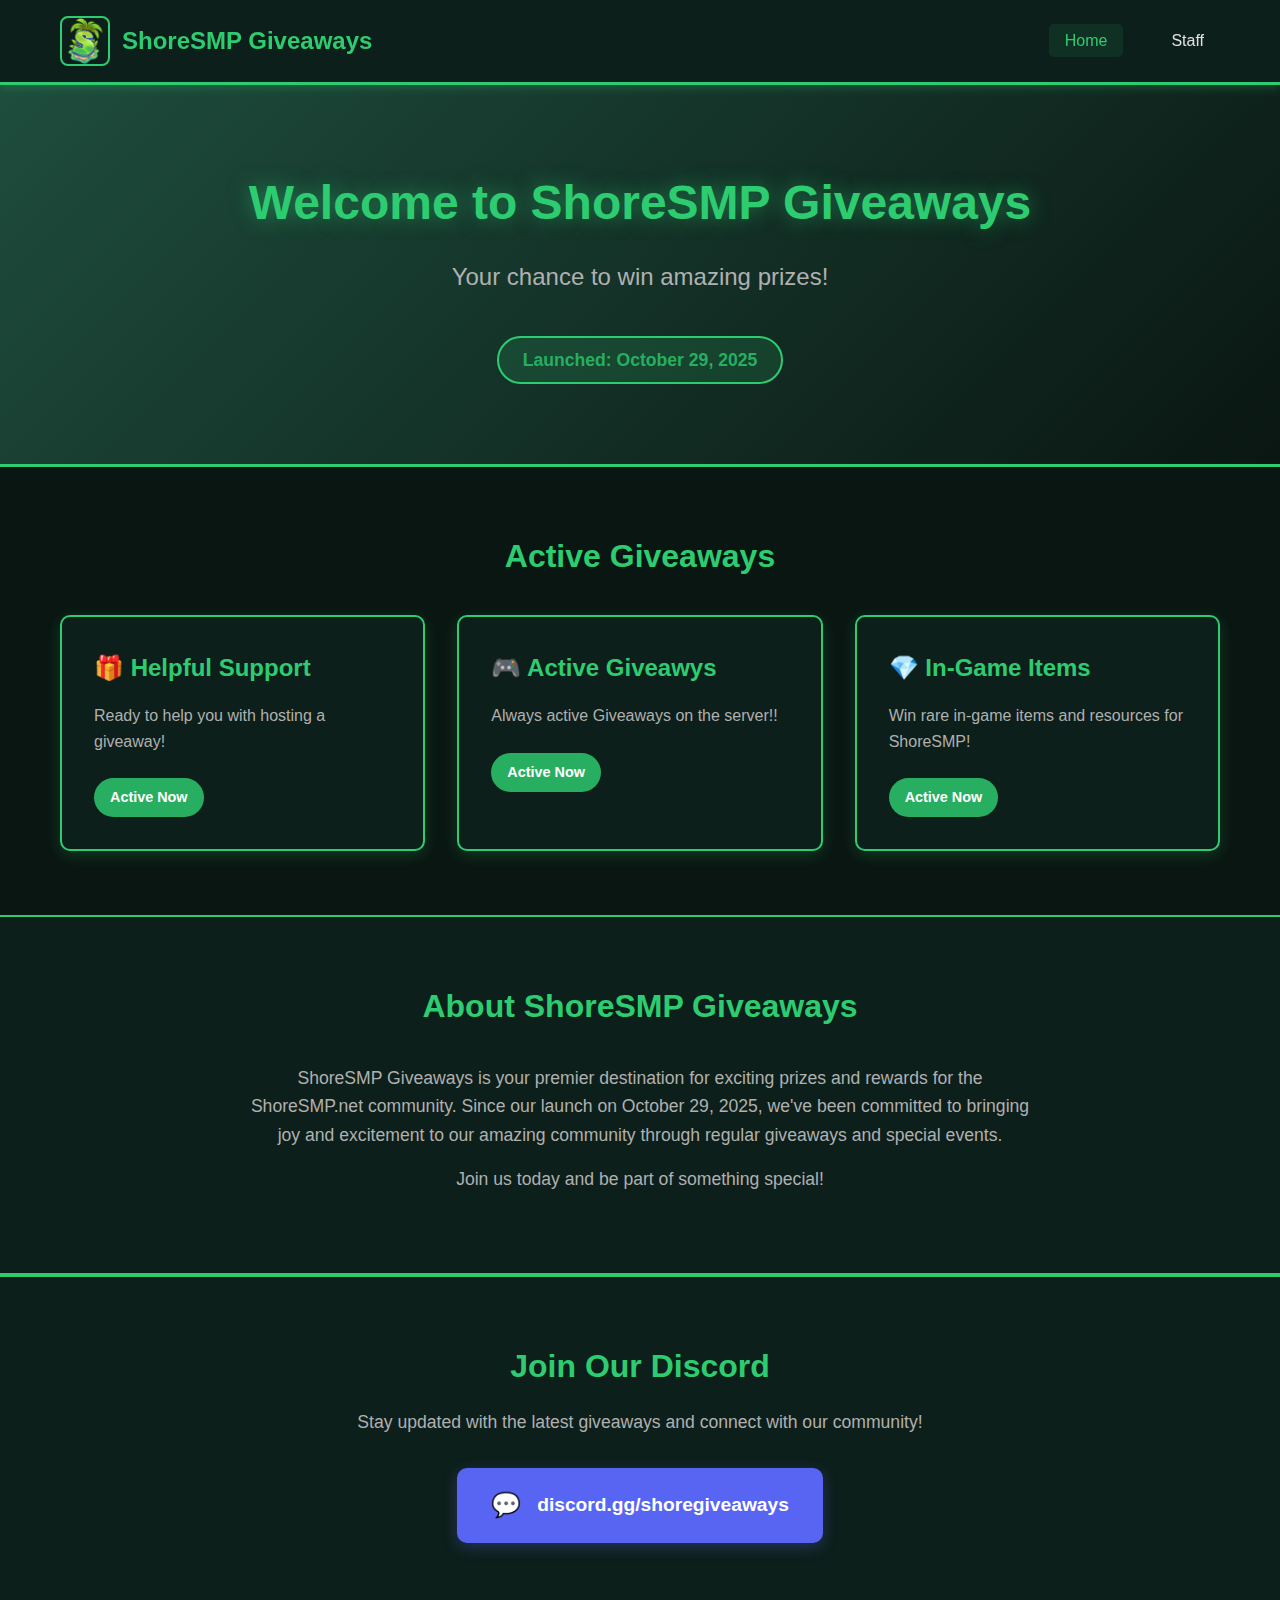
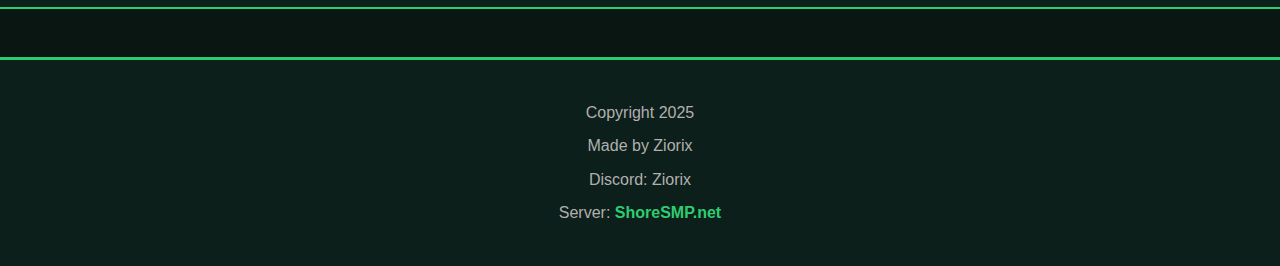
<file: index.html>
<!DOCTYPE html>
<html lang="en">
<head>
    <meta charset="UTF-8">
    <meta name="viewport" content="width=device-width, initial-scale=1.0">
    <title>ShoreSMP Giveaways - Home</title>
    <link rel="stylesheet" href="styles.css">
</head>
<body>
    <header>
        <nav class="navbar">
            <div class="container">
                <div class="logo">
                    <img src="shoresmpgiveawys.png" alt="ShoreSMP Giveaways Logo">
                    <span>ShoreSMP Giveaways</span>
                </div>
                <ul class="nav-links">
                    <li><a href="index.html" class="active">Home</a></li>
                    <li><a href="staff.html">Staff</a></li>
                </ul>
            </div>
        </nav>
    </header>

    <main>
        <section class="hero">
            <div class="container">
                <h1>Welcome to ShoreSMP Giveaways</h1>
                <p class="subtitle">Your chance to win amazing prizes!</p>
                <p class="launch-date">Launched: October 29, 2025</p>
            </div>
        </section>

        <section class="giveaways">
            <div class="container">
                <h2>Active Giveaways</h2>
                <div class="giveaway-grid">
                    <div class="giveaway-card">
                        <h3>🎁 Helpful Support</h3>
                        <p>Ready to help you with hosting a giveaway!</p>
                        <span class="status active">Active Now</span>
                    </div>
                    <div class="giveaway-card">
                        <h3>🎮 Active Giveawys</h3>
                        <p>Always active Giveaways on the server!!</p>
                        <span class="status active">Active Now</span>
                    </div>
                    <div class="giveaway-card">
                        <h3>💎 In-Game Items</h3>
                        <p>Win rare in-game items and resources for ShoreSMP!</p>
                        <span class="status active">Active Now</span>
                    </div>
                </div>
            </div>
        </section>

        <section class="about">
            <div class="container">
                <h2>About ShoreSMP Giveaways</h2>
                <p>ShoreSMP Giveaways is your premier destination for exciting prizes and rewards for the ShoreSMP.net community. Since our launch on October 29, 2025, we've been committed to bringing joy and excitement to our amazing community through regular giveaways and special events.</p>
                <p>Join us today and be part of something special!</p>
            </div>
        </section>

        <section class="discord">
            <div class="container">
                <h2>Join Our Discord</h2>
                <p>Stay updated with the latest giveaways and connect with our community!</p>
                <a href="https://discord.gg/shoregiveaways" target="_blank" class="discord-button">
                    <span class="discord-icon">💬</span>
                    <span>discord.gg/shoregiveaways</span>
                </a>
            </div>
        </section>
    </main>

    <footer>
        <div class="container">
            <p>Copyright 2025</p>
            <p>Made by Ziorix</p>
            <p>Discord: Ziorix</p>
            <p>Server: <a href="http://ShoreSMP.net" target="_blank">ShoreSMP.net</a></p>
        </div>
    </footer>
</body>
</html>
</file>
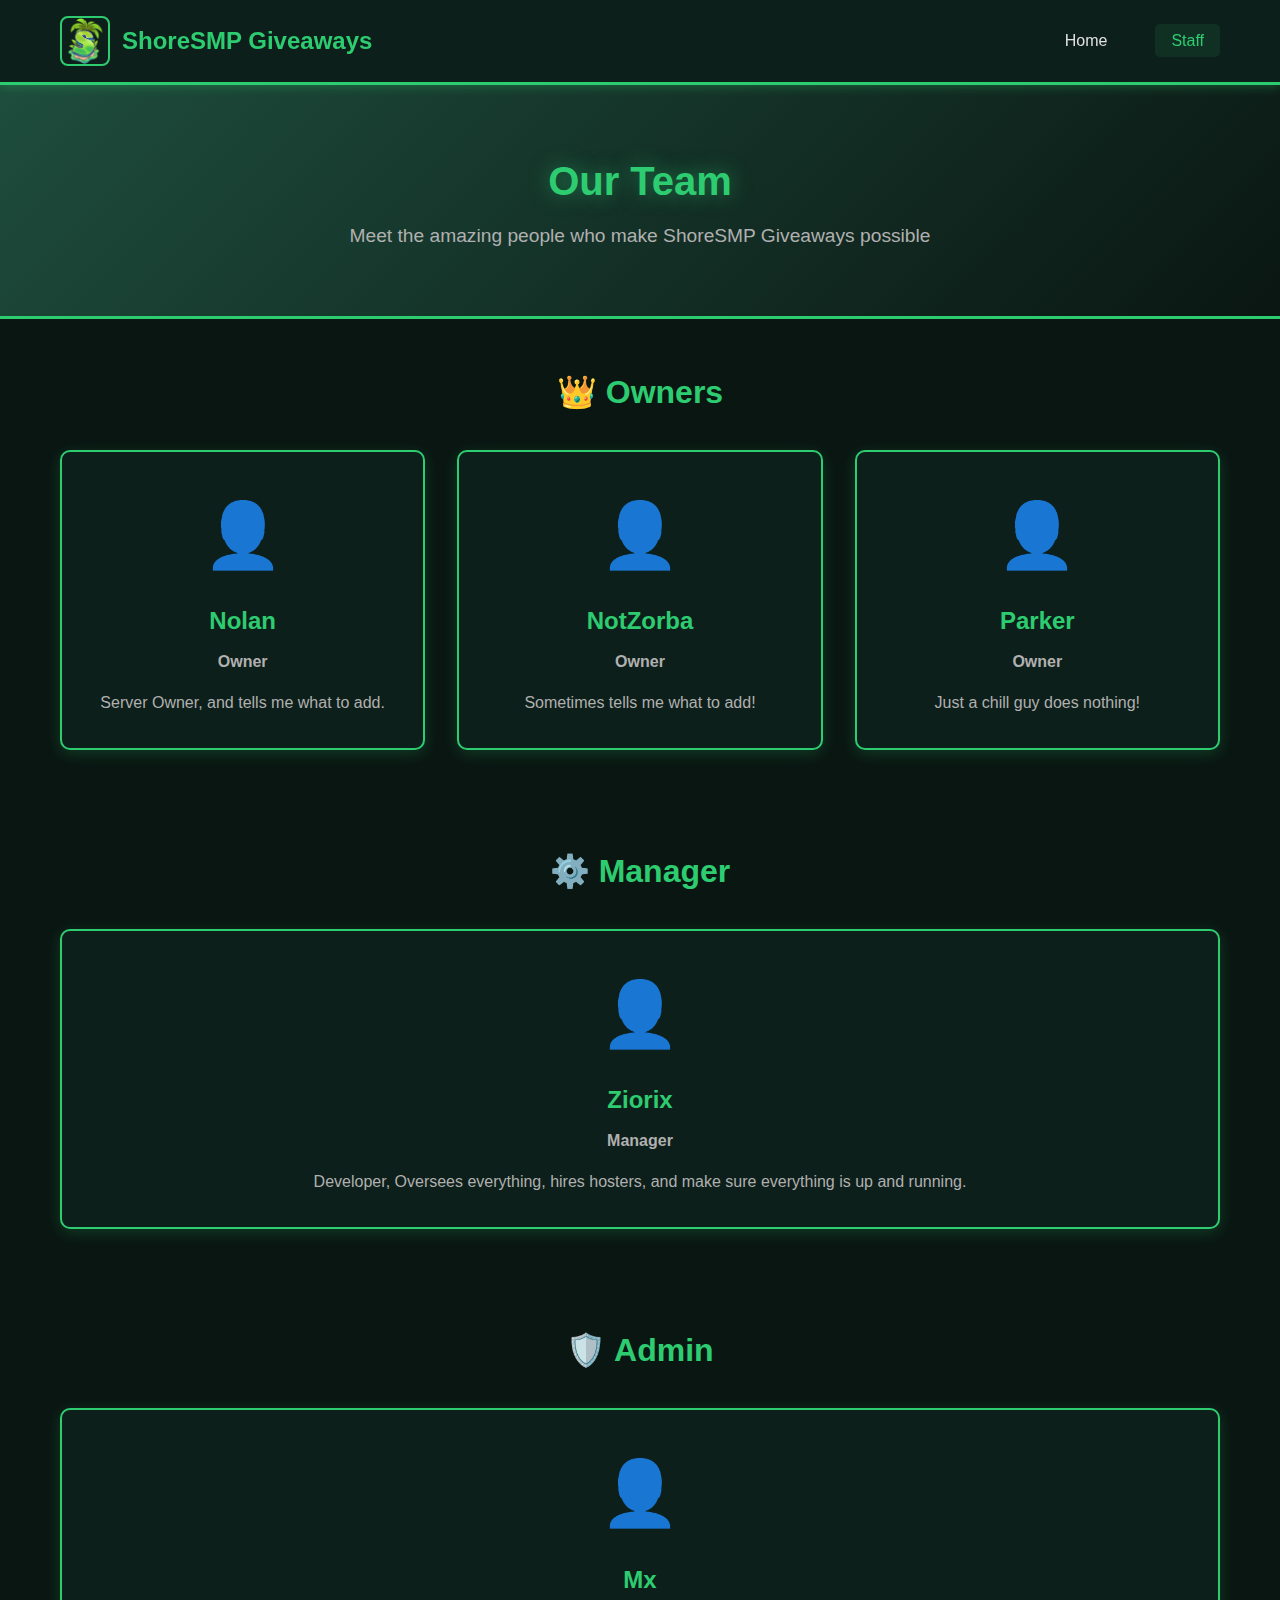
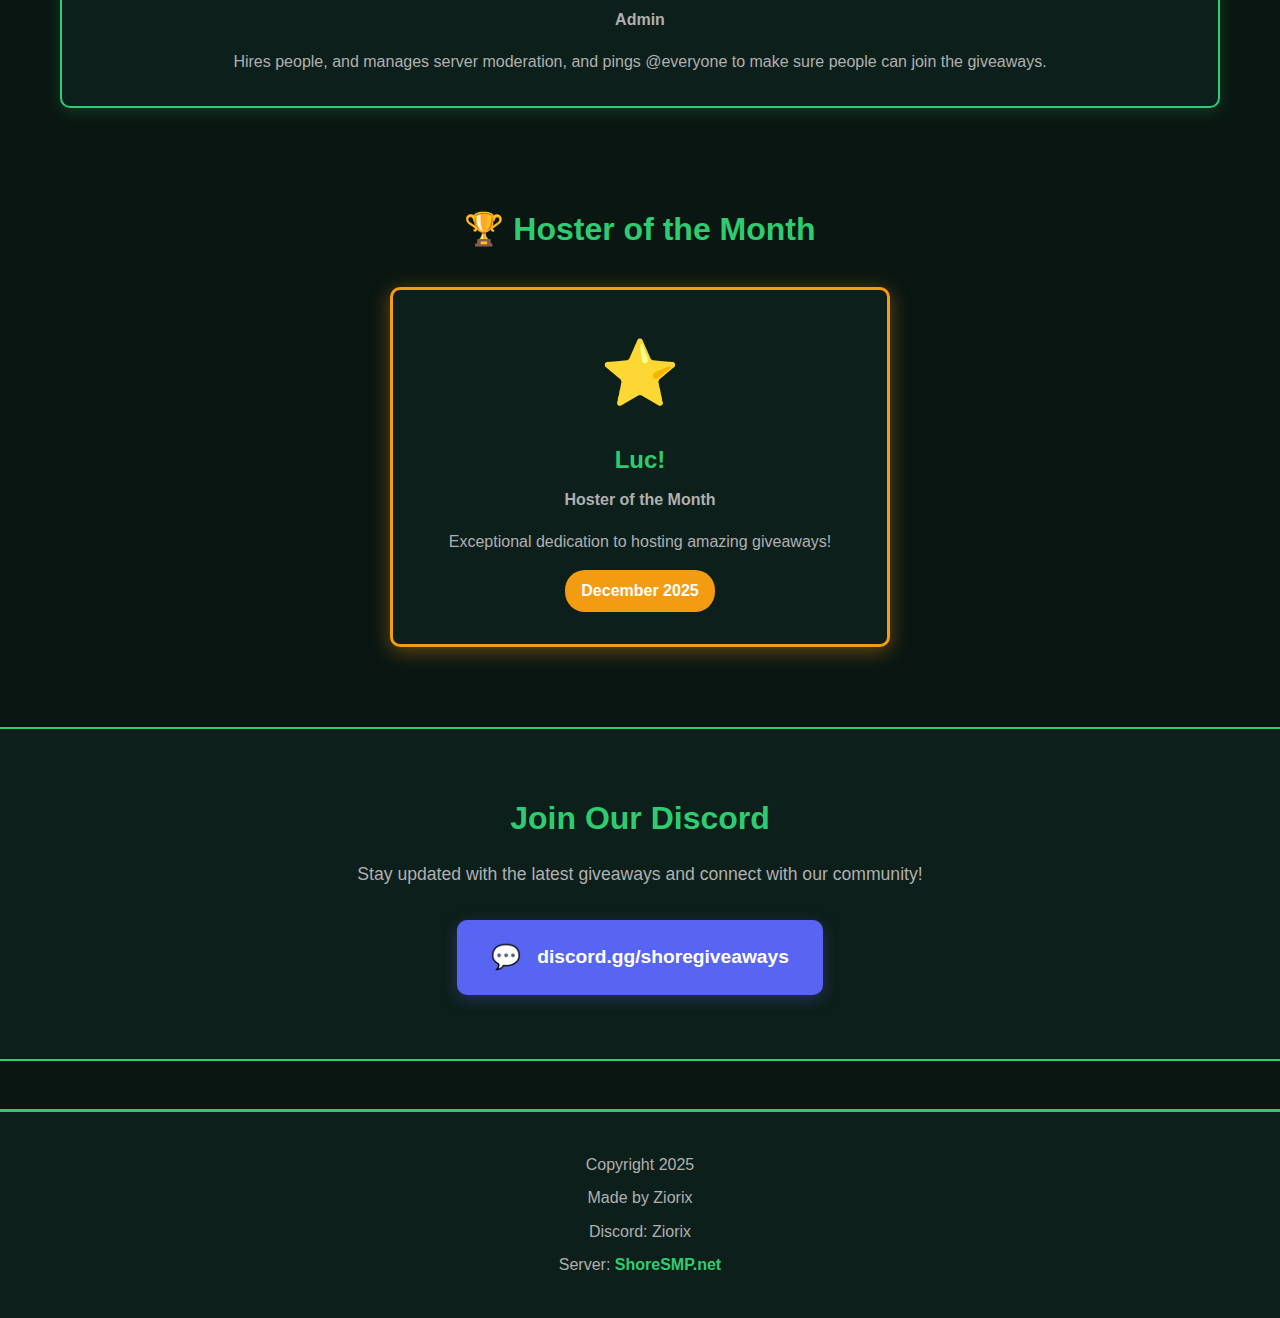
<file: staff.html>
<!DOCTYPE html>
<html lang="en">
<head>
    <meta charset="UTF-8">
    <meta name="viewport" content="width=device-width, initial-scale=1.0">
    <title>ShoreSMP Giveaways - Staff</title>
    <link rel="stylesheet" href="styles.css">
</head>
<body>
    <header>
        <nav class="navbar">
            <div class="container">
                <div class="logo">
                    <img src="shoresmpgiveawys.png" alt="ShoreSMP Giveaways Logo">
                    <span>ShoreSMP Giveaways</span>
                </div>
                <ul class="nav-links">
                    <li><a href="index.html">Home</a></li>
                    <li><a href="staff.html" class="active">Staff</a></li>
                </ul>
            </div>
        </nav>
    </header>

    <main>
        <section class="staff-hero">
            <div class="container">
                <h1>Our Team</h1>
                <p>Meet the amazing people who make ShoreSMP Giveaways possible</p>
            </div>
        </section>

        <section class="staff-section">
            <div class="container">
                <h2>👑 Owners</h2>
                <div class="staff-grid">
                    <div class="staff-card">
                        <div class="staff-avatar">👤</div>
                        <h3>Nolan</h3>
                        <p class="staff-role">Owner</p>
                        <p>Server Owner, and tells me what to add.</p>
                    </div>
                    <div class="staff-card">
                        <div class="staff-avatar">👤</div>
                        <h3>NotZorba</h3>
                        <p class="staff-role">Owner</p>
                        <p>Sometimes tells me what to add!</p>
                    </div>
                    <div class="staff-card">
                        <div class="staff-avatar">👤</div>
                        <h3>Parker</h3>
                        <p class="staff-role">Owner</p>
                        <p>Just a chill guy does nothing!</p>
                    </div>
                </div>
            </div>
        </section>

        <section class="staff-section">
            <div class="container">
                <h2>⚙️ Manager</h2>
                <div class="staff-grid">
                    <div class="staff-card">
                        <div class="staff-avatar">👤</div>
                        <h3>Ziorix</h3>
                        <p class="staff-role">Manager</p>
                        <p>Developer, Oversees everything, hires hosters, and make sure everything is up and running.</p>
                    </div>
                </div>
            </div>
        </section>

        <section class="staff-section">
            <div class="container">
                <h2>🛡️ Admin</h2>
                <div class="staff-grid">
                    <div class="staff-card">
                        <div class="staff-avatar">👤</div>
                        <h3>Mx</h3>
                        <p class="staff-role">Admin</p>
                        <p>Hires people, and manages server moderation, and pings @everyone to make sure people can join the giveaways.</p>
                    </div>
                </div>
            </div>
        </section>

        <section class="staff-section">
            <div class="container">
                <h2>🏆 Hoster of the Month</h2>
                <div class="staff-grid featured">
                    <div class="staff-card featured-card">
                        <div class="staff-avatar">⭐</div>
                        <h3>Luc!</h3>
                        <p class="staff-role">Hoster of the Month</p>
                        <p>Exceptional dedication to hosting amazing giveaways!</p>
                        <span class="badge">December 2025</span>
                    </div>
                </div>
            </div>
        </section>

        <section class="discord">
            <div class="container">
                <h2>Join Our Discord</h2>
                <p>Stay updated with the latest giveaways and connect with our community!</p>
                <a href="https://discord.gg/shoregiveaways" target="_blank" class="discord-button">
                    <span class="discord-icon">💬</span>
                    <span>discord.gg/shoregiveaways</span>
                </a>
            </div>
        </section>
    </main>

    <footer>
        <div class="container">
            <p>Copyright 2025</p>
            <p>Made by Ziorix</p>
            <p>Discord: Ziorix</p>
            <p>Server: <a href="http://ShoreSMP.net" target="_blank">ShoreSMP.net</a></p>
        </div>
    </footer>
</body>
</html>
</file>
<file: styles.css>
/* Global Styles */
* {
    margin: 0;
    padding: 0;
    box-sizing: border-box;
}

body {
    font-family: 'Segoe UI', Tahoma, Geneva, Verdana, sans-serif;
    background-color: #0a1612;
    color: #e0e0e0;
    line-height: 1.6;
}

.container {
    max-width: 1200px;
    margin: 0 auto;
    padding: 0 20px;
}

/* Header & Navigation */
header {
    background-color: #0d1f1a;
    border-bottom: 3px solid #2ecc71;
    box-shadow: 0 2px 10px rgba(46, 204, 113, 0.3);
    position: sticky;
    top: 0;
    z-index: 1000;
}

.navbar {
    padding: 1rem 0;
}

.navbar .container {
    display: flex;
    justify-content: space-between;
    align-items: center;
}

.logo {
    display: flex;
    align-items: center;
    gap: 12px;
    font-size: 1.5rem;
    font-weight: bold;
    color: #2ecc71;
}

.logo img {
    height: 50px;
    width: auto;
    border-radius: 8px;
    border: 2px solid #2ecc71;
}

.nav-links {
    display: flex;
    list-style: none;
    gap: 2rem;
}

.nav-links a {
    color: #e0e0e0;
    text-decoration: none;
    font-weight: 500;
    transition: color 0.3s ease;
    padding: 0.5rem 1rem;
    border-radius: 5px;
}

.nav-links a:hover,
.nav-links a.active {
    color: #2ecc71;
    background-color: rgba(46, 204, 113, 0.1);
}

/* Hero Section */
.hero {
    background: linear-gradient(135deg, #1e4d3d 0%, #0a1612 100%);
    padding: 5rem 0;
    text-align: center;
    border-bottom: 3px solid #2ecc71;
}

.hero h1 {
    font-size: 3rem;
    color: #2ecc71;
    margin-bottom: 1rem;
    text-shadow: 0 0 20px rgba(46, 204, 113, 0.5);
}

.hero .subtitle {
    font-size: 1.5rem;
    color: #b0b0b0;
    margin-bottom: 1rem;
}

.hero .launch-date {
    font-size: 1.1rem;
    color: #27ae60;
    font-weight: 600;
    margin-top: 1.5rem;
    padding: 0.5rem 1.5rem;
    background-color: rgba(46, 204, 113, 0.15);
    display: inline-block;
    border-radius: 25px;
    border: 2px solid #2ecc71;
}

/* Staff Hero */
.staff-hero {
    background: linear-gradient(135deg, #1e4d3d 0%, #0a1612 100%);
    padding: 4rem 0;
    text-align: center;
    border-bottom: 3px solid #2ecc71;
}

.staff-hero h1 {
    font-size: 2.5rem;
    color: #2ecc71;
    margin-bottom: 0.5rem;
    text-shadow: 0 0 20px rgba(46, 204, 113, 0.5);
}

.staff-hero p {
    font-size: 1.2rem;
    color: #b0b0b0;
}

/* Sections */
section {
    padding: 4rem 0;
}

section h2 {
    font-size: 2rem;
    color: #2ecc71;
    margin-bottom: 2rem;
    text-align: center;
}

/* Giveaway Cards */
.giveaway-grid {
    display: grid;
    grid-template-columns: repeat(auto-fit, minmax(300px, 1fr));
    gap: 2rem;
    margin-top: 2rem;
}

.giveaway-card {
    background-color: #0d1f1a;
    padding: 2rem;
    border-radius: 10px;
    border: 2px solid #2ecc71;
    box-shadow: 0 4px 15px rgba(46, 204, 113, 0.2);
    transition: transform 0.3s ease, box-shadow 0.3s ease;
}

.giveaway-card:hover {
    transform: translateY(-5px);
    box-shadow: 0 8px 25px rgba(46, 204, 113, 0.4);
}

.giveaway-card h3 {
    color: #2ecc71;
    font-size: 1.5rem;
    margin-bottom: 1rem;
}

.giveaway-card p {
    color: #b0b0b0;
    margin-bottom: 1.5rem;
}

.status {
    display: inline-block;
    padding: 0.5rem 1rem;
    border-radius: 20px;
    font-weight: 600;
    font-size: 0.9rem;
}

.status.active {
    background-color: #27ae60;
    color: white;
    animation: pulse 2s infinite;
}

@keyframes pulse {
    0%, 100% {
        opacity: 1;
    }
    50% {
        opacity: 0.7;
    }
}

/* About Section */
.about {
    background-color: #0d1f1a;
    border-top: 2px solid #2ecc71;
    border-bottom: 2px solid #2ecc71;
}

.about p {
    color: #b0b0b0;
    font-size: 1.1rem;
    text-align: center;
    max-width: 800px;
    margin: 1rem auto;
}

/* Staff Section */
.staff-section {
    padding: 3rem 0;
}

.staff-section h2 {
    margin-bottom: 2rem;
}

.staff-grid {
    display: grid;
    grid-template-columns: repeat(auto-fit, minmax(280px, 1fr));
    gap: 2rem;
    margin-top: 2rem;
}

.staff-grid.featured {
    grid-template-columns: 1fr;
    max-width: 500px;
    margin: 2rem auto;
}

.staff-card {
    background-color: #0d1f1a;
    padding: 2rem;
    border-radius: 10px;
    border: 2px solid #2ecc71;
    text-align: center;
    transition: transform 0.3s ease, box-shadow 0.3s ease;
    box-shadow: 0 4px 15px rgba(46, 204, 113, 0.2);
}

.staff-card:hover {
    transform: translateY(-5px);
    box-shadow: 0 8px 25px rgba(46, 204, 113, 0.4);
}

.staff-card.featured-card {
    border: 3px solid #f39c12;
    box-shadow: 0 4px 20px rgba(243, 156, 18, 0.4);
}

.staff-card.featured-card:hover {
    box-shadow: 0 8px 30px rgba(243, 156, 18, 0.6);
}

.staff-avatar {
    font-size: 4rem;
    margin-bottom: 1rem;
}

.staff-card h3 {
    color: #2ecc71;
    font-size: 1.5rem;
    margin-bottom: 0.5rem;
}

.staff-role {
    color: #27ae60;
    font-weight: 600;
    font-size: 1.1rem;
    margin-bottom: 1rem;
}

.staff-card p {
    color: #b0b0b0;
    font-size: 1rem;
}

.badge {
    display: inline-block;
    background-color: #f39c12;
    color: white;
    padding: 0.5rem 1rem;
    border-radius: 20px;
    font-weight: 600;
    margin-top: 1rem;
}

/* Discord Section */
.discord {
    background-color: #0d1f1a;
    border-top: 2px solid #2ecc71;
    border-bottom: 2px solid #2ecc71;
    text-align: center;
}

.discord h2 {
    color: #2ecc71;
    margin-bottom: 1rem;
}

.discord p {
    color: #b0b0b0;
    font-size: 1.1rem;
    margin-bottom: 2rem;
}

.discord-button {
    display: inline-flex;
    align-items: center;
    gap: 1rem;
    background-color: #5865f2;
    color: white;
    padding: 1rem 2rem;
    border-radius: 10px;
    text-decoration: none;
    font-size: 1.2rem;
    font-weight: 600;
    transition: all 0.3s ease;
    border: 2px solid #5865f2;
    box-shadow: 0 4px 15px rgba(88, 101, 242, 0.3);
}

.discord-button:hover {
    background-color: #4752c4;
    transform: translateY(-3px);
    box-shadow: 0 6px 20px rgba(88, 101, 242, 0.5);
}

.discord-icon {
    font-size: 1.5rem;
}

/* Footer */
footer {
    background-color: #0d1f1a;
    border-top: 3px solid #2ecc71;
    padding: 2rem 0;
    text-align: center;
    margin-top: 3rem;
}

footer p {
    color: #b0b0b0;
    margin: 0.5rem 0;
}

footer a {
    color: #2ecc71;
    text-decoration: none;
    font-weight: 600;
    transition: color 0.3s ease;
}

footer a:hover {
    color: #27ae60;
    text-decoration: underline;
}

/* Responsive Design */
@media (max-width: 768px) {
    .navbar .container {
        flex-direction: column;
        gap: 1rem;
    }

    .nav-links {
        gap: 1rem;
    }

    .hero h1 {
        font-size: 2rem;
    }

    .hero .subtitle {
        font-size: 1.2rem;
    }

    .giveaway-grid,
    .staff-grid {
        grid-template-columns: 1fr;
    }
}
</file>
